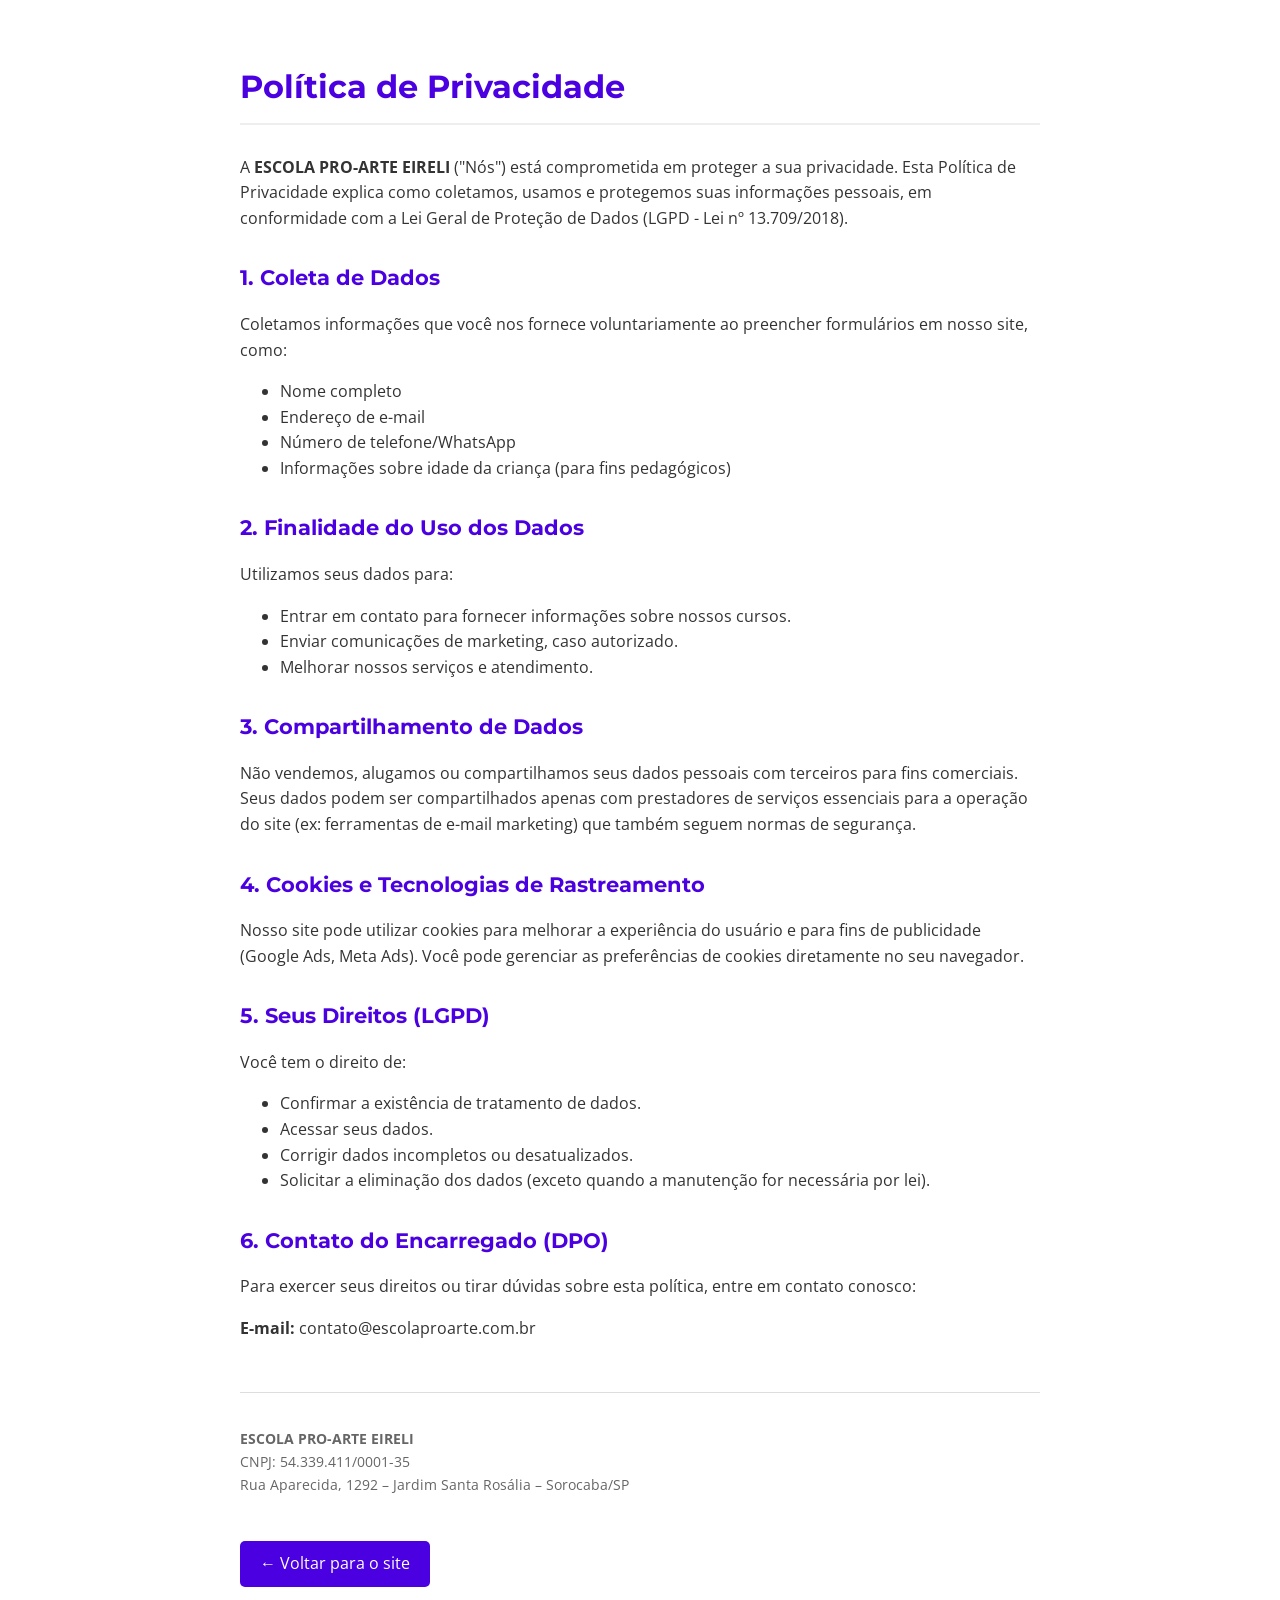
<file: privacidade.html>
<!DOCTYPE html>
<html lang="pt-BR">
<head>
    <meta charset="UTF-8">
    <meta name="viewport" content="width=device-width, initial-scale=1.0">
    <title>Política de Privacidade | Escola Pró-Arte</title>
    <link href="https://fonts.googleapis.com/css2?family=Montserrat:wght@600;700&family=Open+Sans:wght@400&display=swap" rel="stylesheet">
    <style>
        body { font-family: 'Open Sans', sans-serif; line-height: 1.6; color: #333; max-width: 800px; margin: 0 auto; padding: 40px 20px; }
        h1, h2 { font-family: 'Montserrat', sans-serif; color: #4a00e0; }
        h1 { border-bottom: 2px solid #eee; padding-bottom: 10px; margin-bottom: 30px; }
        h2 { margin-top: 30px; font-size: 1.3rem; }
        p { margin-bottom: 15px; }
        .btn-back { display: inline-block; margin-top: 30px; padding: 10px 20px; background: #4a00e0; color: #fff; text-decoration: none; border-radius: 5px; }
        .footer-data { margin-top: 50px; border-top: 1px solid #ddd; padding-top: 20px; font-size: 0.9rem; color: #666; }
    </style>
</head>
<body>

    <h1>Política de Privacidade</h1>
    <p>A <strong>ESCOLA PRO-ARTE EIRELI</strong> ("Nós") está comprometida em proteger a sua privacidade. Esta Política de Privacidade explica como coletamos, usamos e protegemos suas informações pessoais, em conformidade com a Lei Geral de Proteção de Dados (LGPD - Lei nº 13.709/2018).</p>

    <h2>1. Coleta de Dados</h2>
    <p>Coletamos informações que você nos fornece voluntariamente ao preencher formulários em nosso site, como:</p>
    <ul>
        <li>Nome completo</li>
        <li>Endereço de e-mail</li>
        <li>Número de telefone/WhatsApp</li>
        <li>Informações sobre idade da criança (para fins pedagógicos)</li>
    </ul>

    <h2>2. Finalidade do Uso dos Dados</h2>
    <p>Utilizamos seus dados para:</p>
    <ul>
        <li>Entrar em contato para fornecer informações sobre nossos cursos.</li>
        <li>Enviar comunicações de marketing, caso autorizado.</li>
        <li>Melhorar nossos serviços e atendimento.</li>
    </ul>

    <h2>3. Compartilhamento de Dados</h2>
    <p>Não vendemos, alugamos ou compartilhamos seus dados pessoais com terceiros para fins comerciais. Seus dados podem ser compartilhados apenas com prestadores de serviços essenciais para a operação do site (ex: ferramentas de e-mail marketing) que também seguem normas de segurança.</p>

    <h2>4. Cookies e Tecnologias de Rastreamento</h2>
    <p>Nosso site pode utilizar cookies para melhorar a experiência do usuário e para fins de publicidade (Google Ads, Meta Ads). Você pode gerenciar as preferências de cookies diretamente no seu navegador.</p>

    <h2>5. Seus Direitos (LGPD)</h2>
    <p>Você tem o direito de:</p>
    <ul>
        <li>Confirmar a existência de tratamento de dados.</li>
        <li>Acessar seus dados.</li>
        <li>Corrigir dados incompletos ou desatualizados.</li>
        <li>Solicitar a eliminação dos dados (exceto quando a manutenção for necessária por lei).</li>
    </ul>

    <h2>6. Contato do Encarregado (DPO)</h2>
    <p>Para exercer seus direitos ou tirar dúvidas sobre esta política, entre em contato conosco:</p>
    <p><strong>E-mail:</strong> contato@escolaproarte.com.br</p>

    <div class="footer-data">
        <p><strong>ESCOLA PRO-ARTE EIRELI</strong><br>
        CNPJ: 54.339.411/0001-35<br>
        Rua Aparecida, 1292 – Jardim Santa Rosália – Sorocaba/SP</p>
    </div>

    <a href="index.html" class="btn-back">← Voltar para o site</a>

</body>
</html>
</file>
